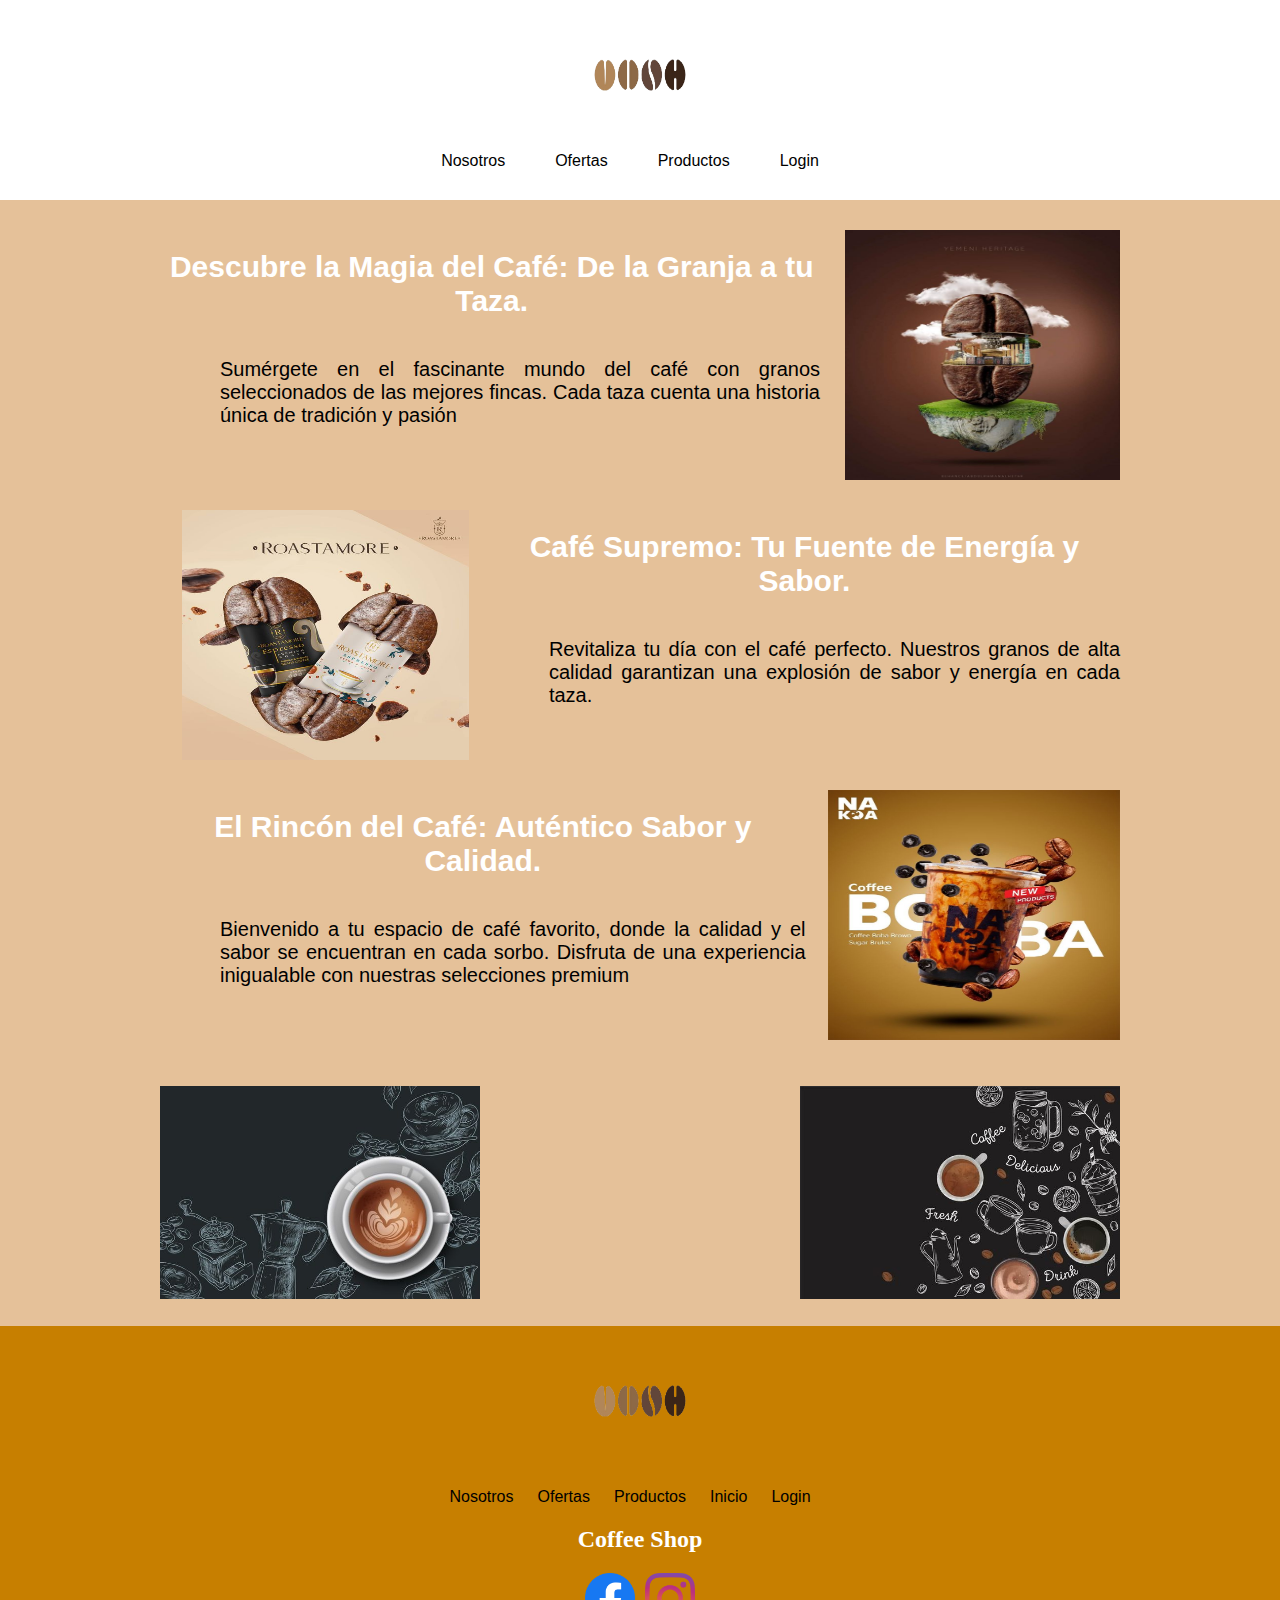
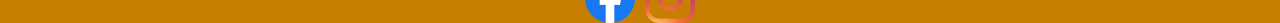
<file: index.html>
<!DOCTYPE html>
<html lang="en">
<head>
    <meta charset="UTF-8">
    <meta name="viewport" content="width=device-width, initial-scale=1.0">
    <link rel="stylesheet" href="style.css">
    <link rel="shortcut icon" href="coffee-logo-template-vector-icon-removebg-preview.png" type="image/x-icon">
    <title>Coffe</title>
</head>
<body>

    <nav class="nv">
        <div class="logo_brand">
            <img src="coffee-logo-template-vector-icon-removebg-preview.png" alt="logo" class="logo">
        </div>
        <div class="links">
            <a  href="nosotros.html" class="nav-enlace ">Nosotros</a>
            <a href="ofertas.html" class="nav-enlace ">Ofertas</a>
            <a href="nosotros.css" class="nav-enlace ">Productos</a>
            <a href="login.html" class="nav-enlace ">Login</a>
        </div>
    </nav>


    <main class="content">

        <section class="sec">
            <div class="enc">
                <h1 class="title">Descubre la Magia del Café: De la Granja a tu Taza.</h1>
                <p class="txt">Sumérgete en el fascinante mundo del café con granos seleccionados de las mejores fincas. Cada taza cuenta una historia única de tradición y pasión</p>    
            </div>
            
            <img src="cf1.jpg" class="img-in" alt="">

        </section>
        
        
        <section class="sec">

            <img src="descarga (1).jpeg" class="img-in scd" alt="">


            <div class="enc">
                <h1 class="title">Café Supremo: Tu Fuente de Energía y Sabor.</h1>
                <p class="txt">Revitaliza tu día con el café perfecto. Nuestros granos de alta calidad garantizan una explosión de sabor y energía en cada taza.</p>    
            </div>
            
            
        </section>

        <section class="sec">

            <div class="enc">
                <h1 class="title">El Rincón del Café: Auténtico Sabor y Calidad.</h1>
                <p class="txt">Bienvenido a tu espacio de café favorito, donde la calidad y el sabor se encuentran en cada sorbo. Disfruta de una experiencia inigualable con nuestras selecciones premium</p>    
            </div>
            
            

            <img src="descarga (2).jpeg" class="img-in" alt="">
        </section>

        <div class="slider-s">
            <div class="slider">
                <ul>
                    <li>
                      <img src="cf2.jpg" alt="">
                  </li>
                    <li>
                        <img src="cf3.jpg" alt="">
                    </li>
                    <li>
                        <img src="cf4.jpg" alt="">
                    </li>
                 
                </ul>
            </div>
        </div>

    </main>

    <footer>            
        <div class="info">
            <div class="log-f">
                <img src="coffee-logo-template-vector-icon-removebg-preview.png" alt="logo" class="logo">
            </div> 
            <div class="nav nv-f">
                <a href="nosotros.html" class="nav-enlace f ">Nosotros</a>
                <a href="ofertas.html" class="nav-enlace  f">Ofertas</a>
                <a href="productos.html" class="nav-enlace f">Productos</a>
                <a href="index.html" class="nav-enlace f">Inicio</a>
                <a href="login.html" class="nav-enlace f">Login</a>
            </div>
            <h2>Coffee Shop</h2>

            <div class="social_media">
                <img class="social"  src="facebook-logo-3-1.png">
                <img class="social"  src="25-256843_instagram-logo-[new]-vector-eps-free-download-logo-instagram-logo-vector.png">
            </div>
        </div>
    </footer>



</body>
</html>
</file>
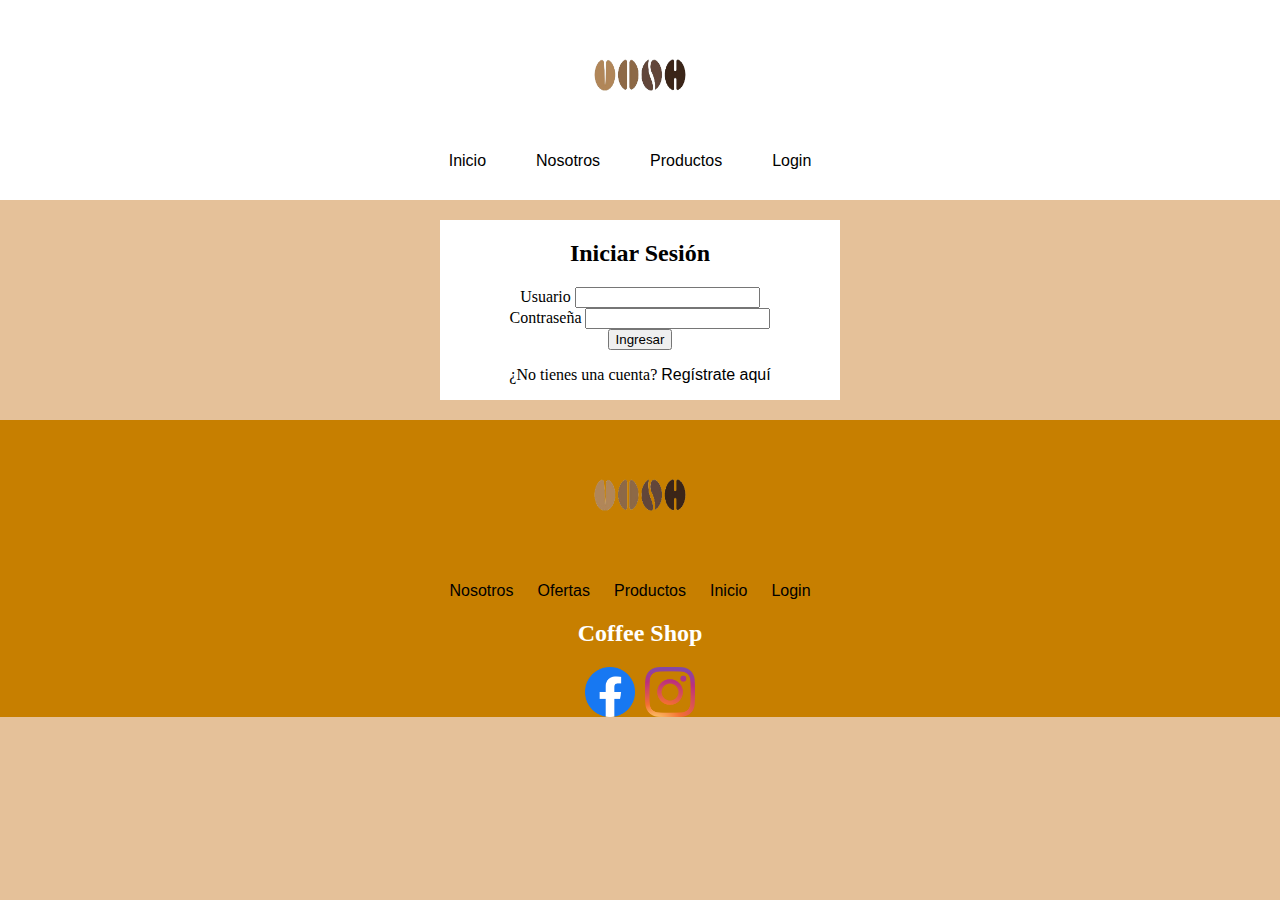
<file: login.html>
<!DOCTYPE html>
<html lang="en">
<head>
    <meta charset="UTF-8">
    <meta name="viewport" content="width=device-width, initial-scale=1.0">
    <link rel="stylesheet" href="login.css">
    <link rel="shortcut icon" href="coffee-logo-template-vector-icon-removebg-preview.png" type="image/x-icon">
    <title>Coffe | Login</title>
</head>
<body>

    <nav class="nv">
        <div class="logo_brand">
            <img src="coffee-logo-template-vector-icon-removebg-preview.png" alt="logo" class="logo">
        </div>
        <div class="links">
            <a  href="index.html" class="nav-enlace ">Inicio</a>
            <a href="nosotros.html" class="nav-enlace ">Nosotros</a>
            <a href="productos.html" class="nav-enlace ">Productos</a>
            <a href="login.html" class="nav-enlace ">Login</a>
        </div>
    </nav>


    <main class="content">
        <div class="login-container">
            <h2>Iniciar Sesión</h2>
            <form action="/login" method="POST">
                <div class="form-group">
                    <label for="username">Usuario</label>
                    <input type="text" id="username" name="username" required>
                </div>
                <div class="form-group">
                    <label for="password">Contraseña</label>
                    <input type="password" id="password" name="password" required>
                </div>
                <button type="submit">Ingresar</button>
            </form>
            <p>¿No tienes una cuenta? <a href="/register">Regístrate aquí</a></p>
        </div>
    </main>

    <footer>            
        <div class="info">
            <div class="log-f">
                <img src="coffee-logo-template-vector-icon-removebg-preview.png" alt="logo" class="logo">
            </div> 
            <div class="nav nv-f">
                <a href="nosotros.html" class="nav-enlace f ">Nosotros</a>
                <a href="ofertas.html" class="nav-enlace  f">Ofertas</a>
                <a href="productos.html" class="nav-enlace f">Productos</a>
                <a href="index.html" class="nav-enlace f">Inicio</a>
                <a href="login.html" class="nav-enlace f">Login</a>
            </div>
            <h2>Coffee Shop</h2>

            <div class="social_media">
                <img class="social"  src="facebook-logo-3-1.png">
                <img class="social"  src="25-256843_instagram-logo-[new]-vector-eps-free-download-logo-instagram-logo-vector.png">
            </div>
        </div>
    </footer>



</body>
</html>
</file>
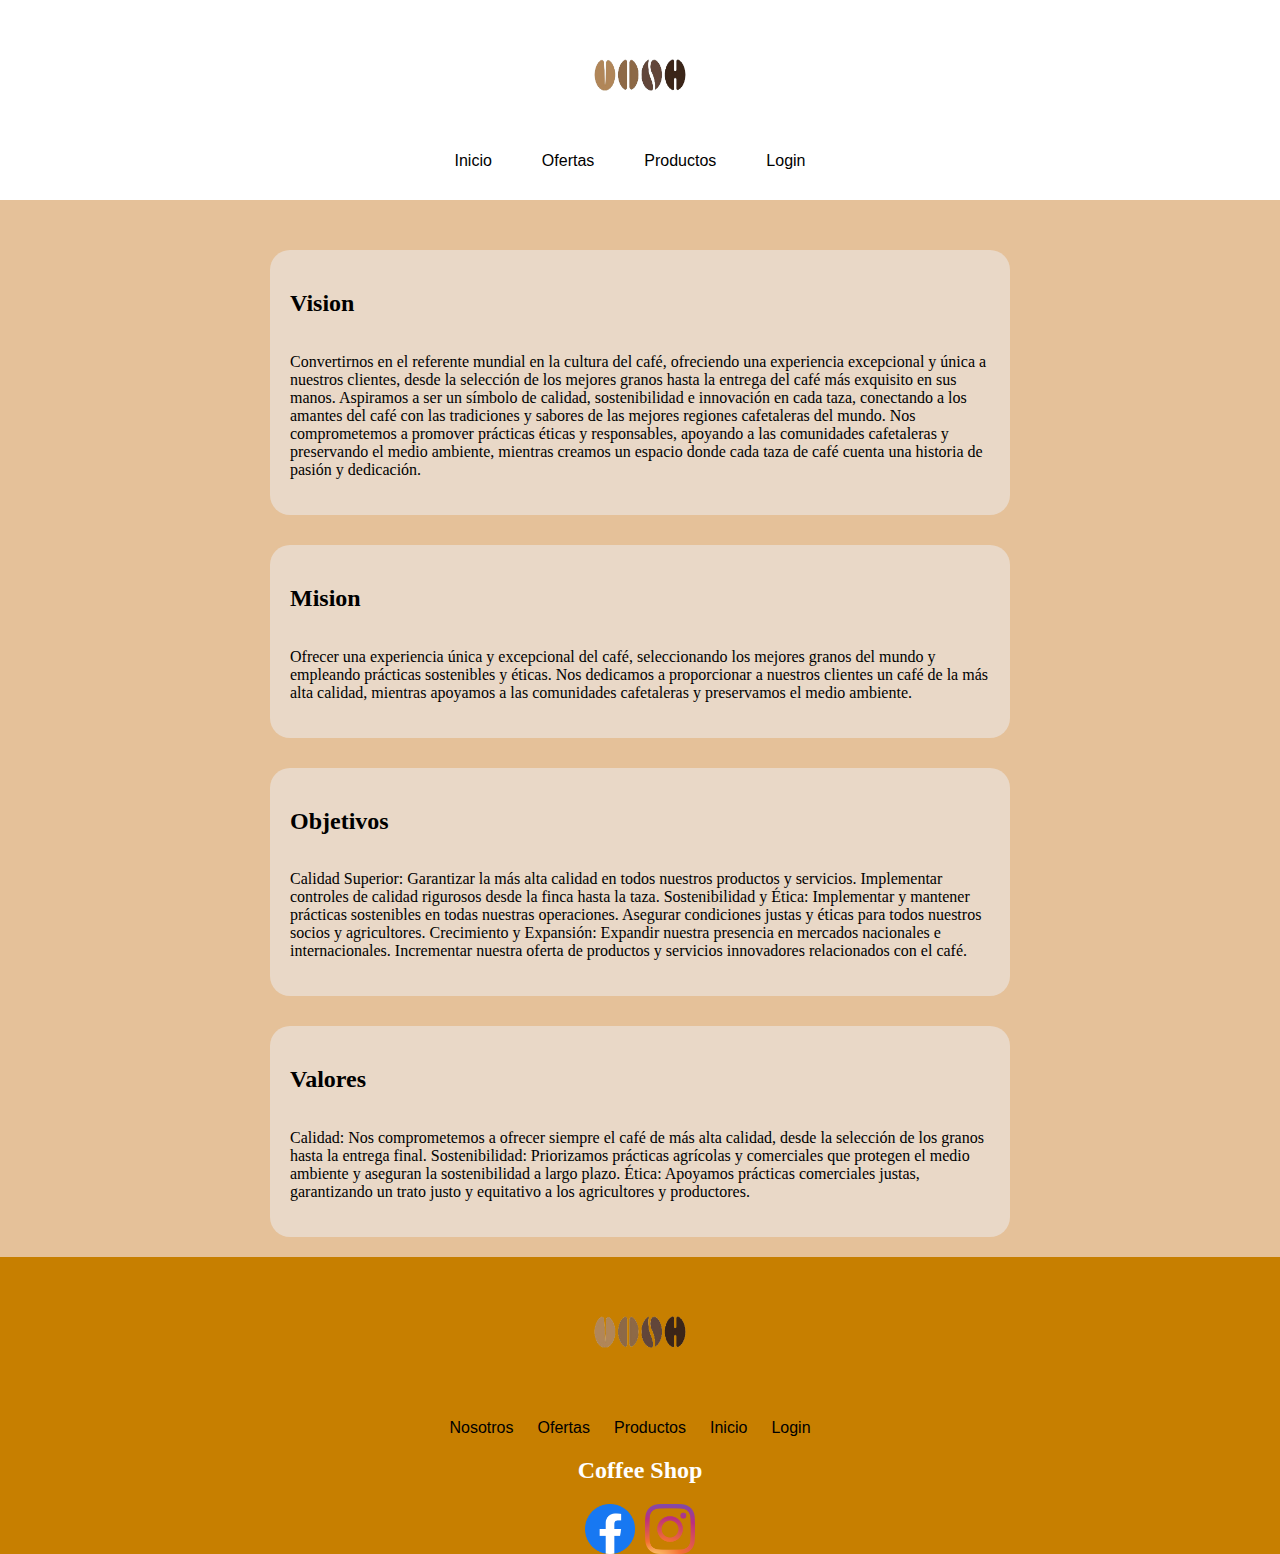
<file: nosotros.html>
<!DOCTYPE html>
<html lang="en">
<head>
    <meta charset="UTF-8">
    <meta name="viewport" content="width=device-width, initial-scale=1.0">
    <link rel="stylesheet" href="nosotros.css">
    <link rel="shortcut icon" href="coffee-logo-template-vector-icon-removebg-preview.png" type="image/x-icon">
    <title>Coffe | Nosotros</title>
</head>
<body>

    <nav class="nv">
        <div class="logo_brand">
            <img src="coffee-logo-template-vector-icon-removebg-preview.png" alt="logo" class="logo">
        </div>
        <div class="links">
            <a  href="nosotros.html" class="nav-enlace ">Inicio</a>
            <a href="ofertas.html" class="nav-enlace ">Ofertas</a>
            <a href="nosotros.css" class="nav-enlace ">Productos</a>
            <a href="login.html" class="nav-enlace ">Login</a>
        </div>
    </nav>


    <main class="content">

        <section class="section1">
            <div class="banda">
                <h2>Vision</h2>
            </div>
                <p>Convertirnos en el referente mundial en la cultura del café, ofreciendo una experiencia excepcional y única a nuestros clientes, desde la selección de los mejores granos hasta la entrega del café más exquisito en sus manos. Aspiramos a ser un símbolo de calidad, sostenibilidad e innovación en cada taza, conectando a los amantes del café con las tradiciones y sabores de las mejores regiones cafetaleras del mundo. Nos comprometemos a promover prácticas éticas y responsables, apoyando a las comunidades cafetaleras y preservando el medio ambiente, mientras creamos un espacio donde cada taza de café cuenta una historia de pasión y dedicación.</p>


        </section>

        <section class="section1">
            <div class="banda">
                <h2>Mision</h2>
            </div>

                <p>Ofrecer una experiencia única y excepcional del café, seleccionando los mejores granos del mundo y empleando prácticas sostenibles y éticas. Nos dedicamos a proporcionar a nuestros clientes un café de la más alta calidad, mientras apoyamos a las comunidades cafetaleras y preservamos el medio ambiente.</p>

        </section>

        <section class="section1">
            <div class="banda">
                <h2>Objetivos</h2>
            </div>

                <p>Calidad Superior:

                    Garantizar la más alta calidad en todos nuestros productos y servicios.
                    Implementar controles de calidad rigurosos desde la finca hasta la taza.
                    Sostenibilidad y Ética:
                    
                    Implementar y mantener prácticas sostenibles en todas nuestras operaciones.
                    Asegurar condiciones justas y éticas para todos nuestros socios y agricultores.
                    Crecimiento y Expansión:
                    
                    Expandir nuestra presencia en mercados nacionales e internacionales.
                    Incrementar nuestra oferta de productos y servicios innovadores relacionados con el café.</p>

        </section>

        <section class="section1">
            <div class="banda">
                <h2>Valores</h2>
            </div>

                <p>Calidad: Nos comprometemos a ofrecer siempre el café de más alta calidad, desde la selección de los granos hasta la entrega final.
                    Sostenibilidad: Priorizamos prácticas agrícolas y comerciales que protegen el medio ambiente y aseguran la sostenibilidad a largo plazo.
                    Ética: Apoyamos prácticas comerciales justas, garantizando un trato justo y equitativo a los agricultores y productores.</p>

        </section>

        


    </main>

    <footer>            
        <div class="info">
            <div class="log-f">
                <img src="coffee-logo-template-vector-icon-removebg-preview.png" alt="logo" class="logo">
            </div> 
            <div class="nav nv-f">
                <a href="nosotros.html" class="nav-enlace f ">Nosotros</a>
                <a href="ofertas.html" class="nav-enlace  f">Ofertas</a>
                <a href="productos.html" class="nav-enlace f">Productos</a>
                <a href="index.html" class="nav-enlace f">Inicio</a>
                <a href="login.html" class="nav-enlace f">Login</a>
            </div>
            <h2>Coffee Shop</h2>

            <div class="social_media">
                <img class="social"  src="facebook-logo-3-1.png">
                <img class="social"  src="25-256843_instagram-logo-[new]-vector-eps-free-download-logo-instagram-logo-vector.png">
            </div>
        </div>
    </footer>



</body>
</html>
</file>
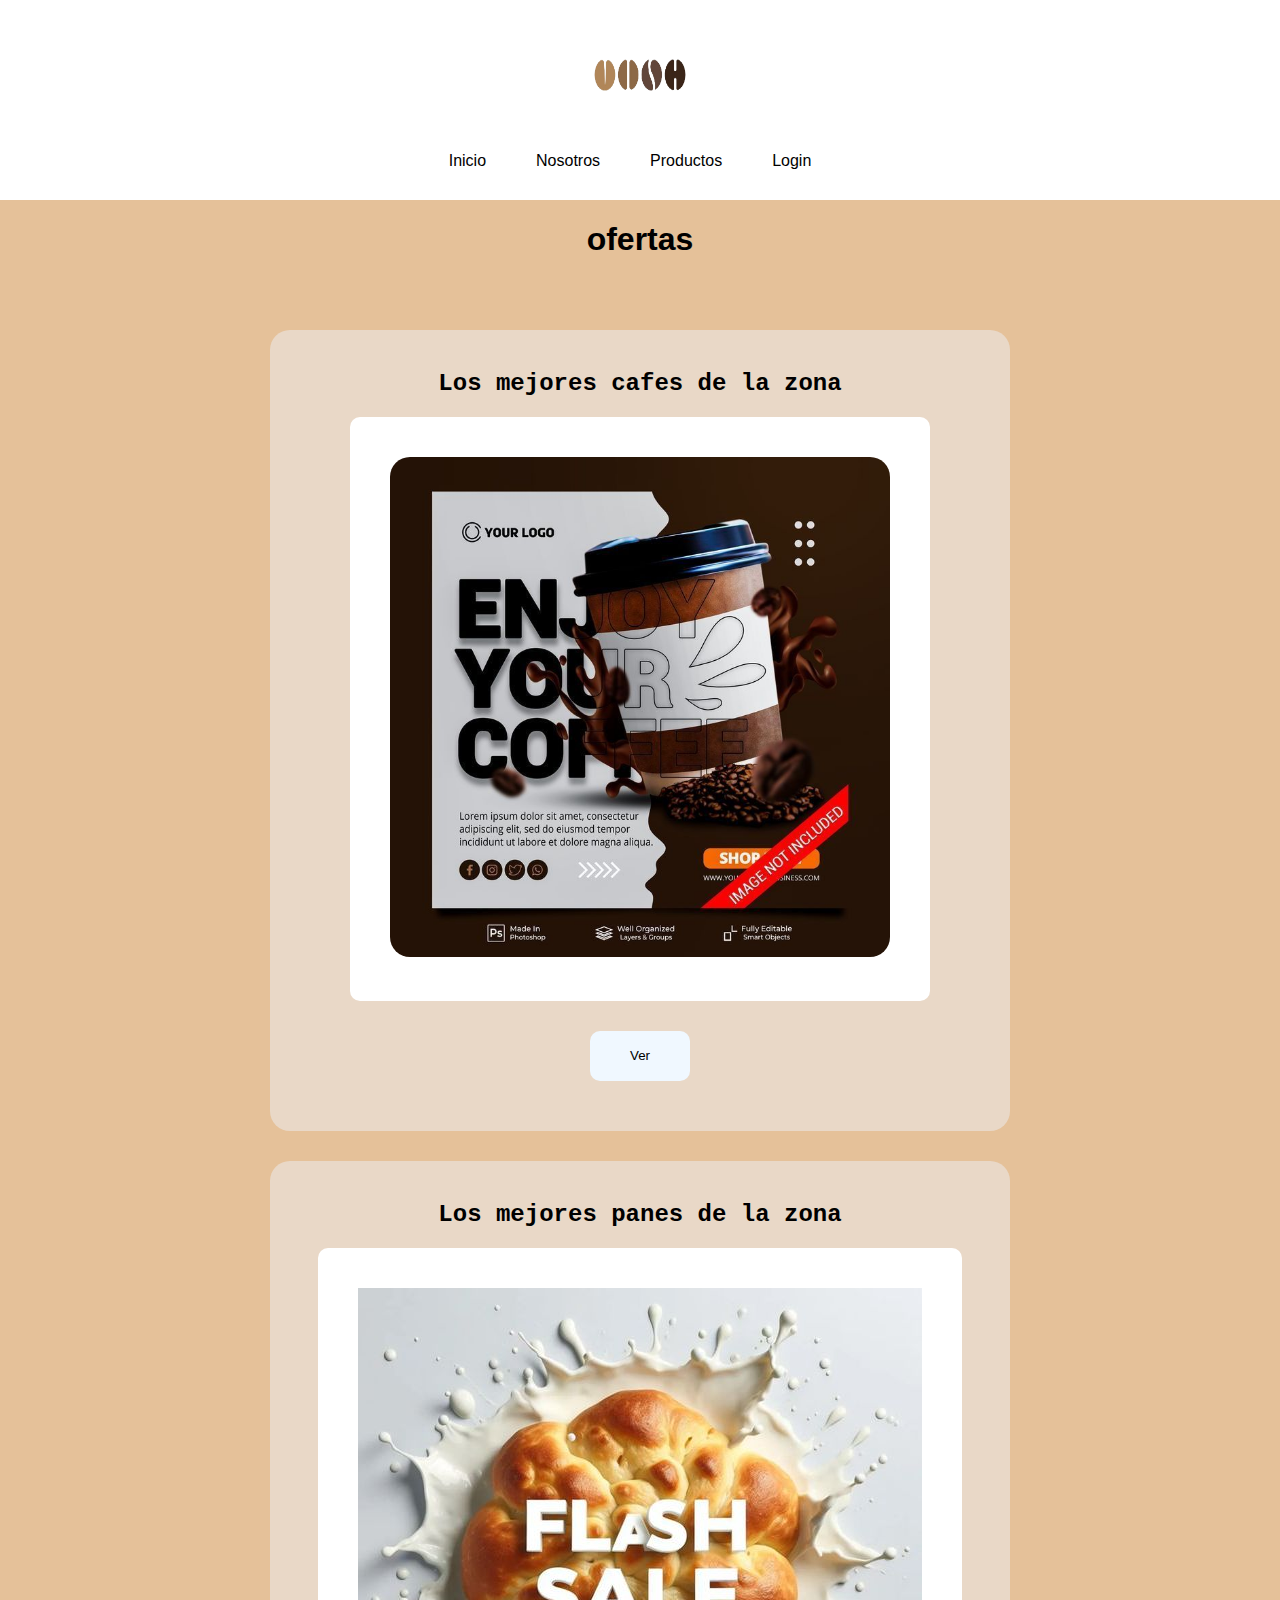
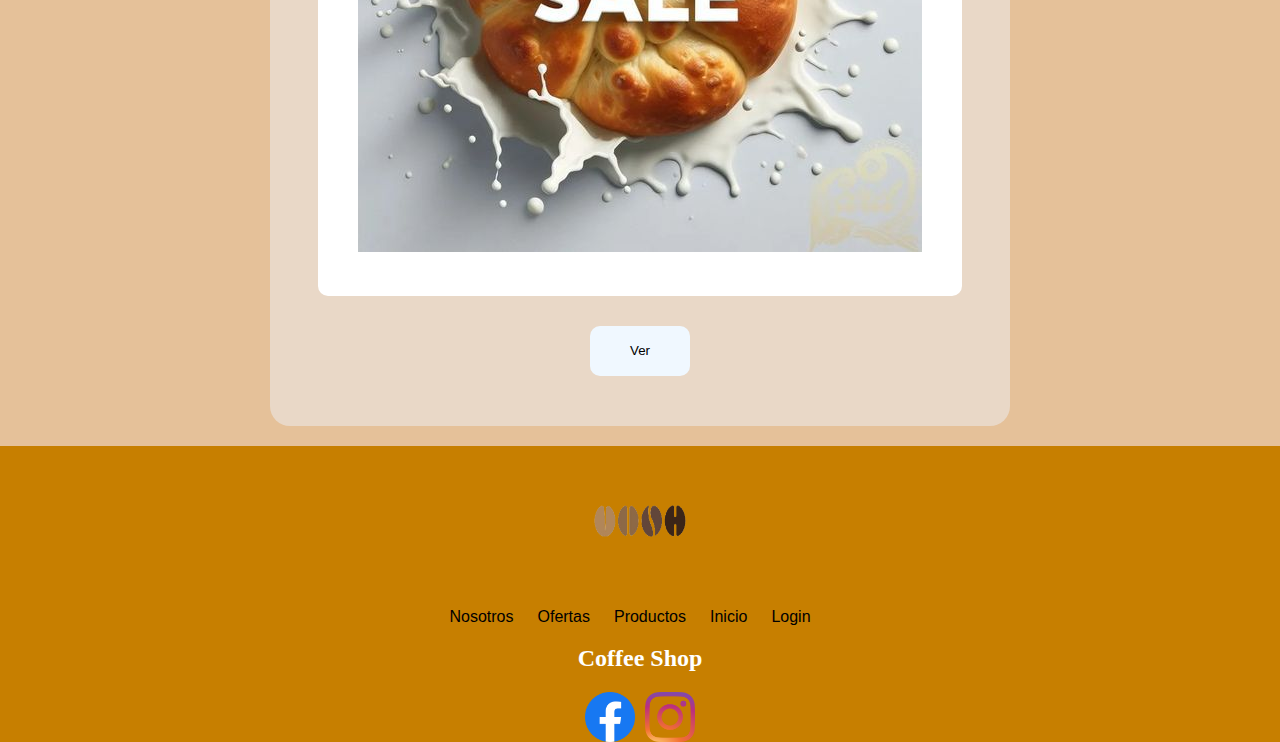
<file: ofertas.html>
<!DOCTYPE html>
<html lang="en">
<head>
    <meta charset="UTF-8">
    <meta name="viewport" content="width=device-width, initial-scale=1.0">
    <link rel="stylesheet" href="ofertas.css">
    <link rel="shortcut icon" href="coffee-logo-template-vector-icon-removebg-preview.png" type="image/x-icon">
    <title>Coffe | Ofertas</title>
</head>
<body>

    <nav class="nv">
        <div class="logo_brand">
            <img src="coffee-logo-template-vector-icon-removebg-preview.png" alt="logo" class="logo">
        </div>
        <div class="links">
            <a  href="index.html" class="nav-enlace ">Inicio</a>
            <a href="nosotros.html" class="nav-enlace ">Nosotros</a>
            <a href="productos.html" class="nav-enlace ">Productos</a>
            <a href="login.html" class="nav-enlace ">Login</a>
        </div>
    </nav>

    <h1 class="tt">ofertas</h1>

    <main class="content">

        <section class="section1">
            <div class="banda">
                <h2>Los mejores cafes de la zona</h2>
            </div>
            <div class="img-c">
                <img src="cfO.jpg" class="img-1" alt="">
            </div>
            <button class="btn">Ver</button>
        </section>

        <section class="section1">
            <div class="banda">
                <h2>Los mejores panes de la zona</h2>
            </div>
            <div class="img-c">
            <img src="pan.jpg" class="img-O" alt="">
            </div>
            <button class="btn">Ver</button>
        </section>




    </main>

    <footer>            
        <div class="info">
            <div class="log-f">
                <img src="coffee-logo-template-vector-icon-removebg-preview.png" alt="logo" class="logo">
            </div> 
            <div class="nav nv-f">
                <a href="nosotros.html" class="nav-enlace f ">Nosotros</a>
                <a href="ofertas.html" class="nav-enlace  f">Ofertas</a>
                <a href="productos.html" class="nav-enlace f">Productos</a>
                <a href="index.html" class="nav-enlace f">Inicio</a>
                <a href="login.html" class="nav-enlace f">Login</a>
            </div>
            <h2>Coffee Shop</h2>

            <div class="social_media">
                <img class="social"  src="facebook-logo-3-1.png">
                <img class="social"  src="25-256843_instagram-logo-[new]-vector-eps-free-download-logo-instagram-logo-vector.png">
            </div>
        </div>
    </footer>



</body>
</html>
</file>
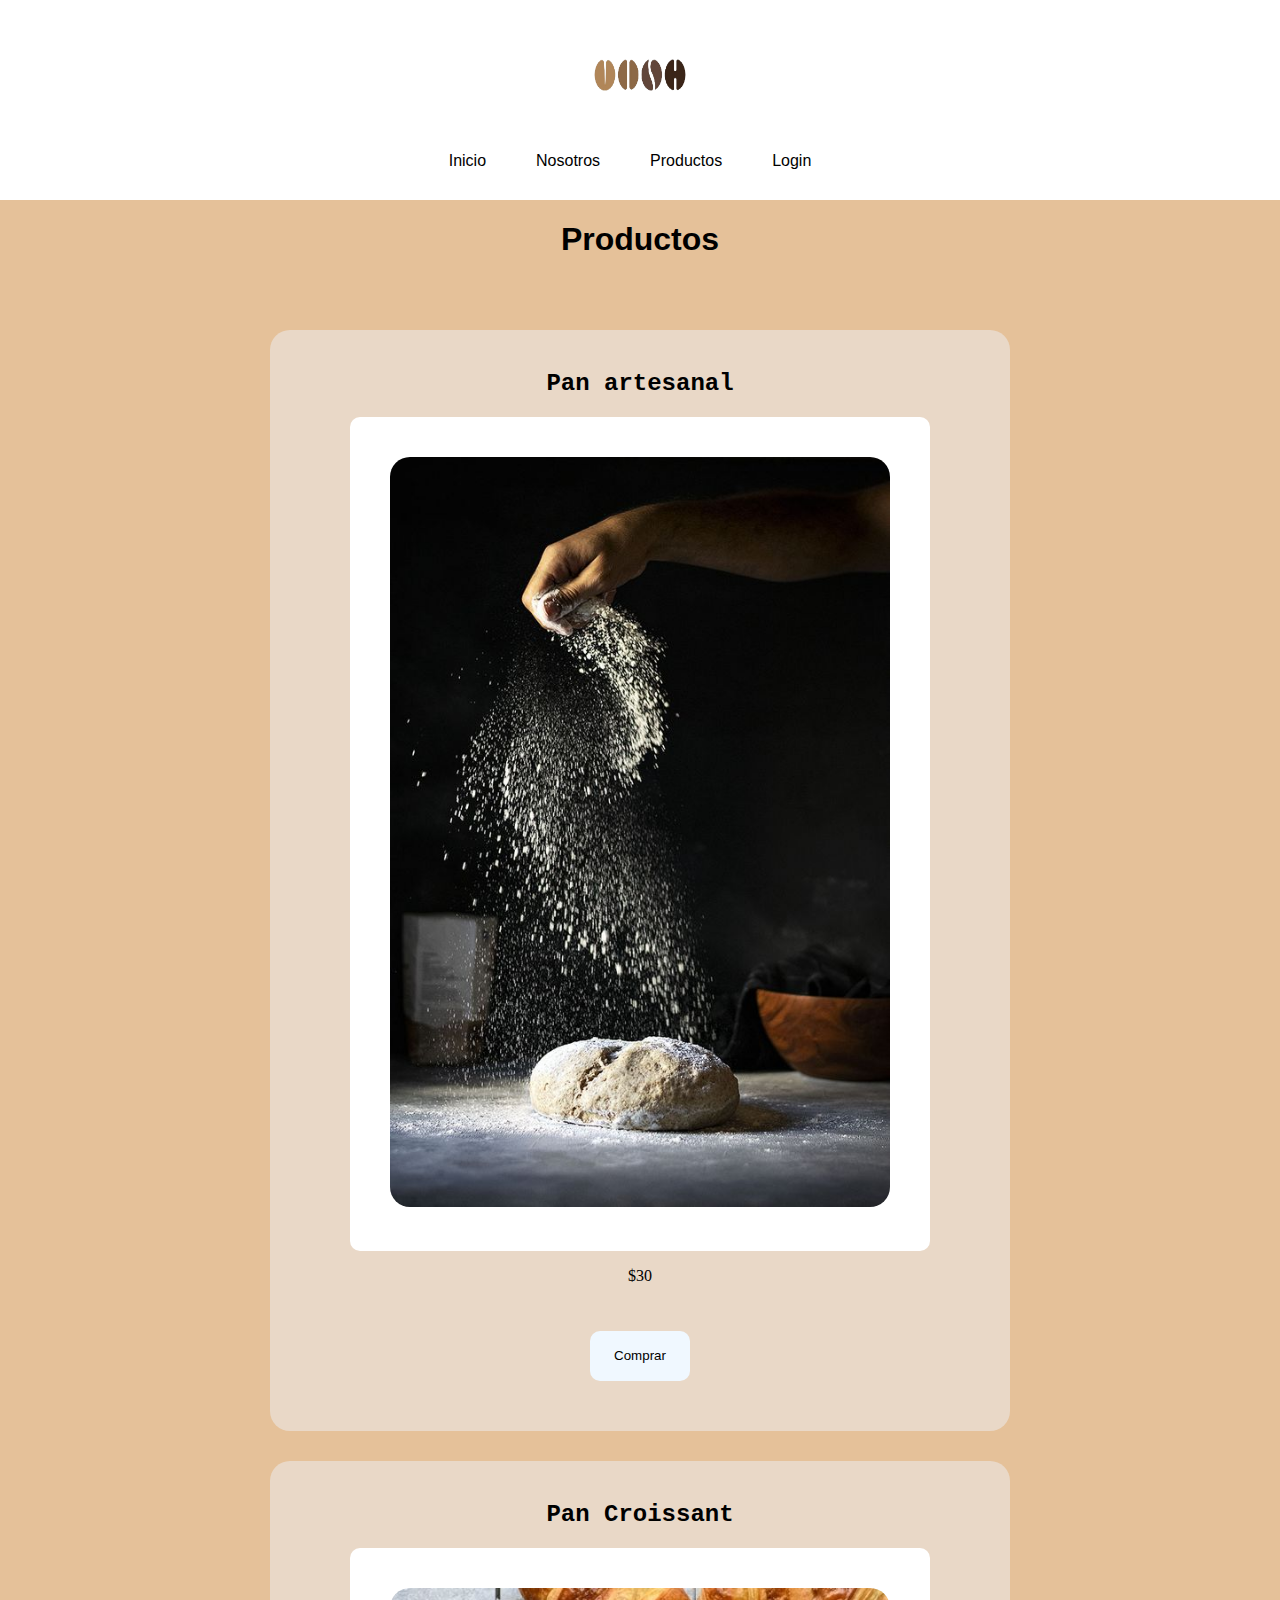
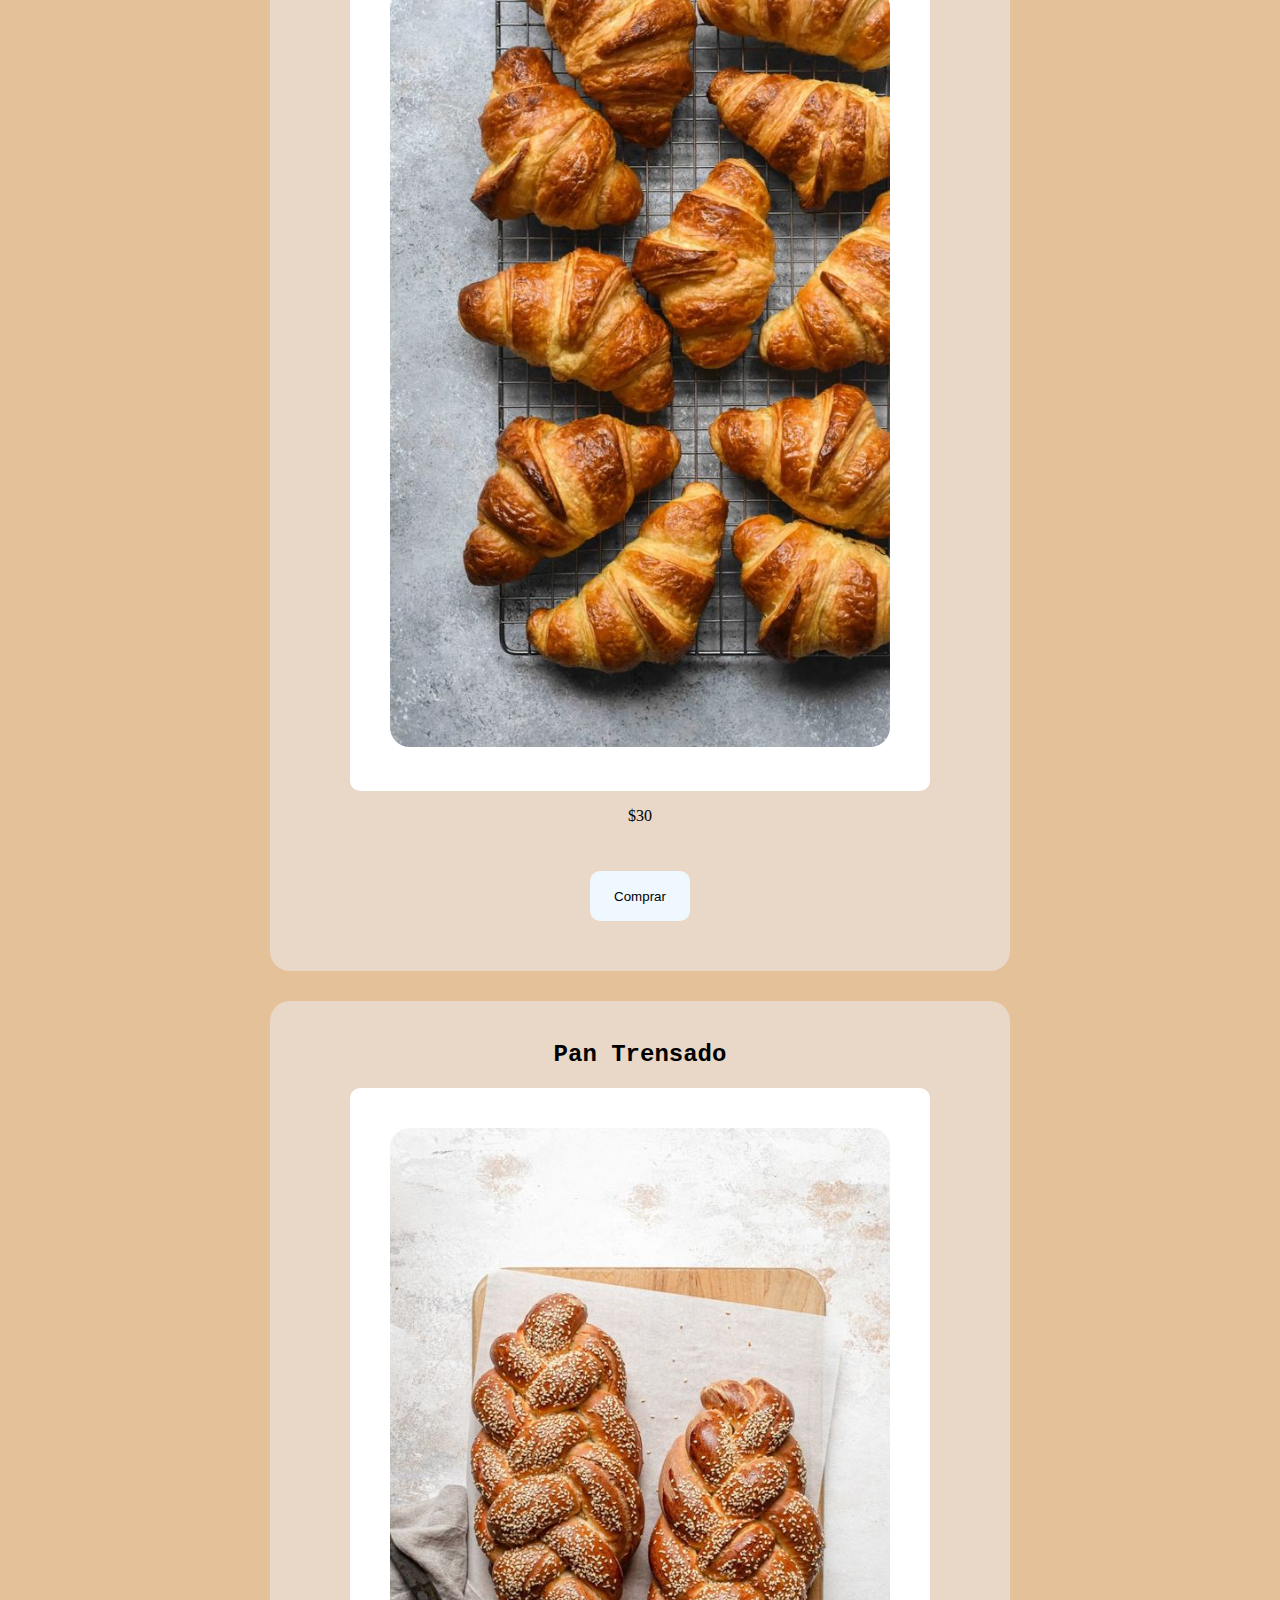
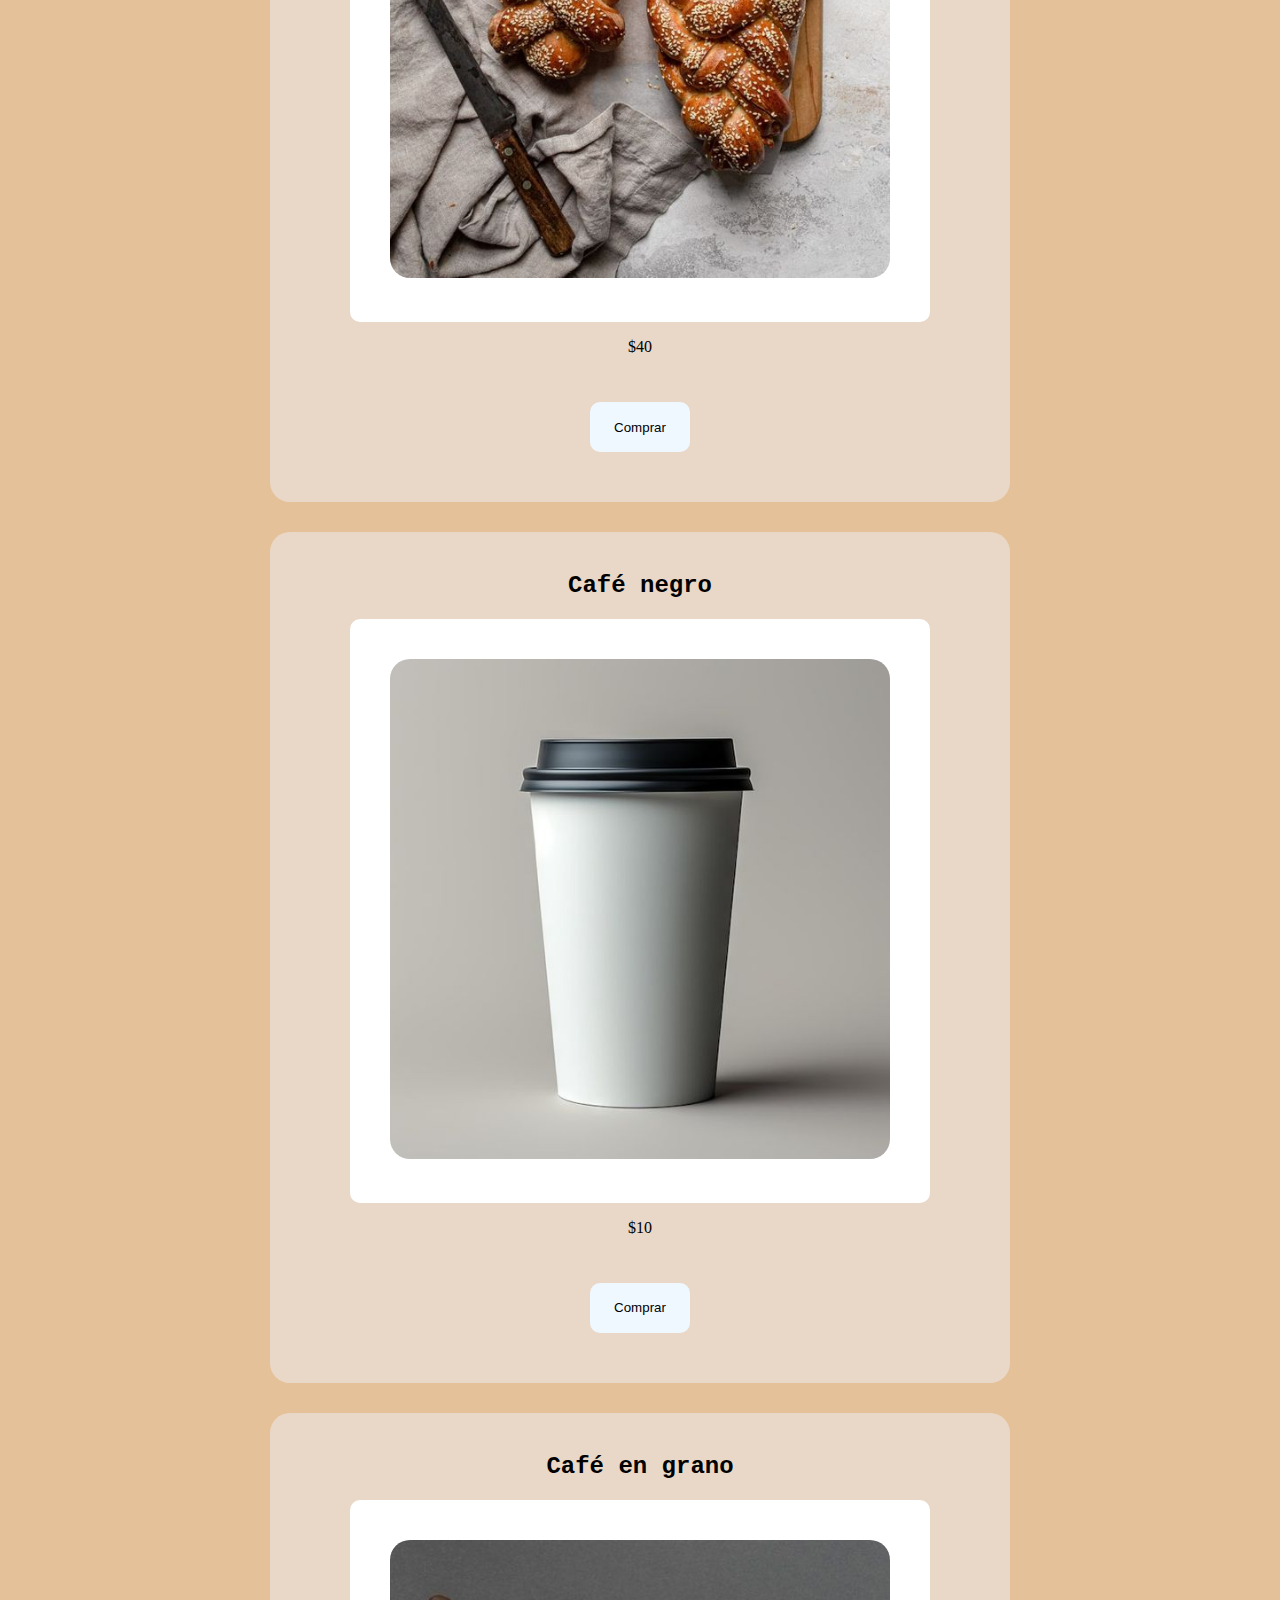
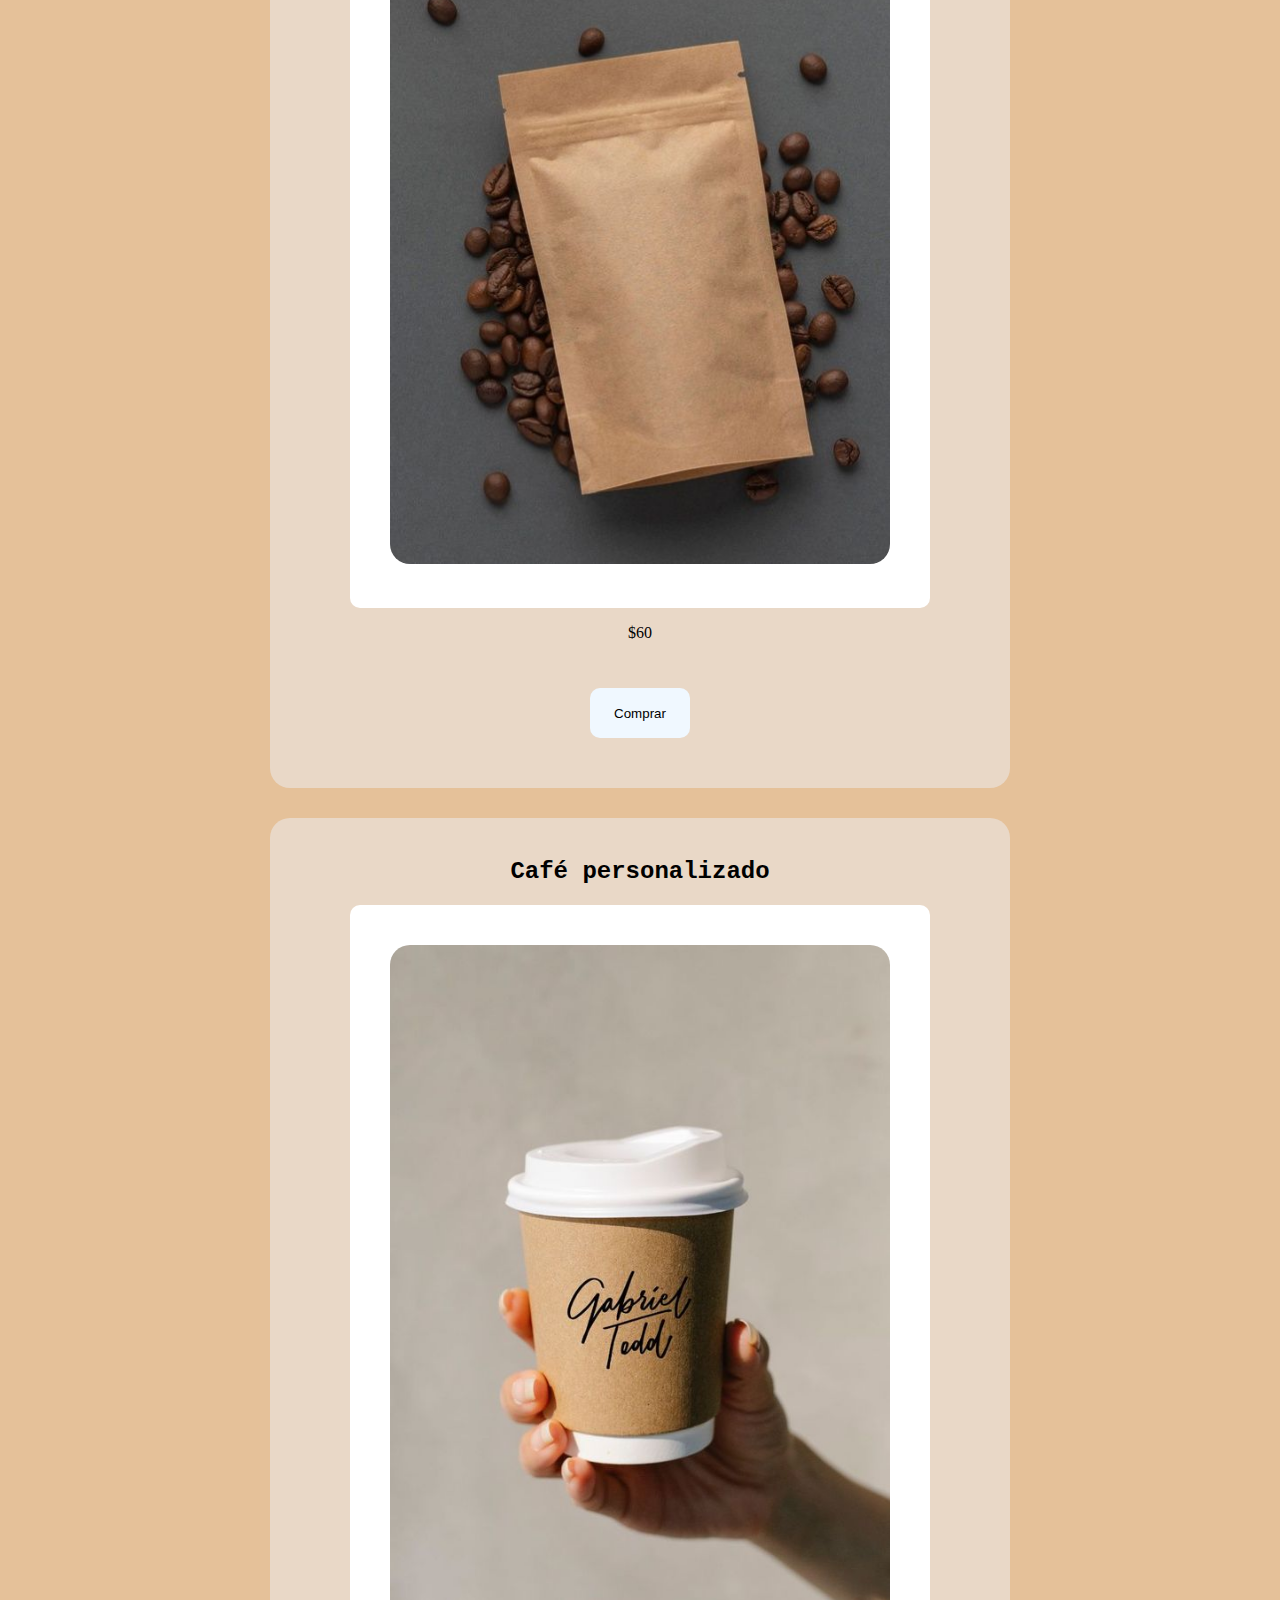
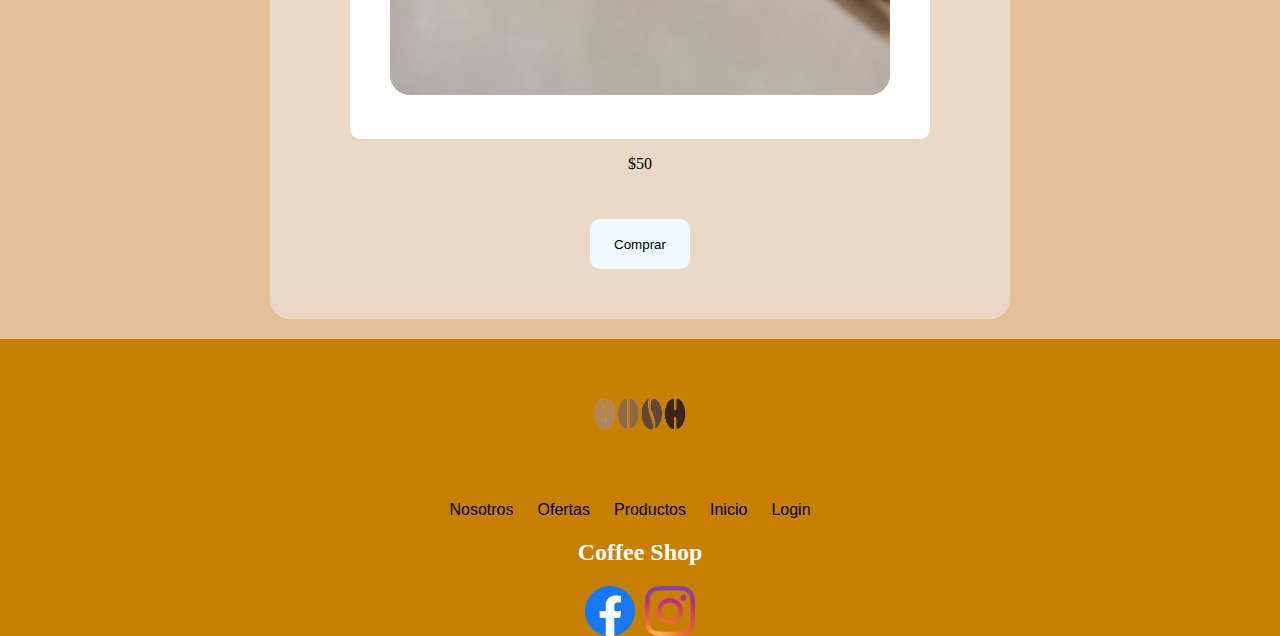
<file: productos.html>
<!DOCTYPE html>
<html lang="en">
<head>
    <meta charset="UTF-8">
    <meta name="viewport" content="width=device-width, initial-scale=1.0">
    <link rel="stylesheet" href="productos.css">
    <link rel="shortcut icon" href="coffee-logo-template-vector-icon-removebg-preview.png" type="image/x-icon">
    <title>Coffe | Productos</title>
</head>
<body>

    <nav class="nv">
        <div class="logo_brand">
            <img src="coffee-logo-template-vector-icon-removebg-preview.png" alt="logo" class="logo">
        </div>
        <div class="links">
            <a  href="index.html" class="nav-enlace ">Inicio</a>
            <a href="nosotros.html" class="nav-enlace ">Nosotros</a>
            <a href="productos.html" class="nav-enlace ">Productos</a>
            <a href="login.html" class="nav-enlace ">Login</a>
        </div>
    </nav>

    <h1 class="tt">Productos</h1>

    <main class="content">

        <section class="section1">
            <div class="banda">
                <h2>Pan artesanal</h2>
            </div>
            <div class="img-c">
                <img src="p.jpg" class="img-1" alt="">
            </div>
            <p>$30</p>
            <button class="btn">Comprar</button>
        </section>        
        
        <section class="section1">
            <div class="banda">
                <h2>Pan Croissant</h2>
            </div>
            <div class="img-c">
                <img src="p2.jpg" class="img-1" alt="">
            </div>
            <p>$30</p>
            <button class="btn">Comprar</button>
        </section>

        <section class="section1">
            <div class="banda">
                <h2>Pan Trensado</h2>
            </div>
            <div class="img-c">
                <img src="p3.jpg" class="img-1" alt="">
            </div>
            <p>$40</p>
            <button class="btn">Comprar</button>
            </section>

        <section class="section1">
            <div class="banda">
                <h2>Café negro</h2>
            </div>
            <div class="img-c">
                <img src="cfc.jpg" class="img-1" alt="">
            </div>
            <p>$10</p>
            <button class="btn">Comprar</button>
            </section>

        <section class="section1">
            <div class="banda">
                <h2>Café en grano</h2>
            </div>
            <div class="img-c">
                <img src="cfc1.jpg" class="img-1" alt="">
            </div>
            <p>$60</p>
            <button class="btn">Comprar</button>
            </section>

        <section class="section1">
            <div class="banda">
                <h2>Café personalizado</h2>
            </div>
            <div class="img-c">
                <img src="cfc3.jpg" class="img-1" alt="">
            </div>
            <p>$50</p>
            <button class="btn">Comprar</button>
            </section>
    </main>

    <footer>            
        <div class="info">
            <div class="log-f">
                <img src="coffee-logo-template-vector-icon-removebg-preview.png" alt="logo" class="logo">
            </div> 
            <div class="nav nv-f">
                <a href="nosotros.html" class="nav-enlace f ">Nosotros</a>
                <a href="ofertas.html" class="nav-enlace  f">Ofertas</a>
                <a href="productos.html" class="nav-enlace f">Productos</a>
                <a href="index.html" class="nav-enlace f">Inicio</a>
                <a href="login.html" class="nav-enlace f">Login</a>
            </div>
            <h2>Coffee Shop</h2>

            <div class="social_media">
                <img class="social"  src="facebook-logo-3-1.png">
                <img class="social"  src="25-256843_instagram-logo-[new]-vector-eps-free-download-logo-instagram-logo-vector.png">
            </div>
        </div>
    </footer>



</body>
</html>
</file>
<file: style.css>
body{
    margin: 0;
    padding: 0;
    background: #E5C199;
}



.logo {
    width: 150px;
    height: 150px;
    margin-bottom: 8px;
    cursor: pointer;
   
}

.social .logo:hover{
    opacity: 50%;
}
.txt{
    padding-left: 60px; 
    max-width: 600px;
}


.nv {
    background-color: white;
    box-sizing: border-box;
    display: flex;
    flex-direction: column;
    /* justify-content: flex-end; */
    align-items: center;
    width: 100%;
    height: 200px;
    

}

.links {
    display: flex;
    flex-direction: row;
    margin-top: -10px;
    gap: 30px;
}


a {
    text-decoration: dashed;
    color: black;
    font-family: 'Trebuchet MS', 'Lucida Sans Unicode', 'Lucida Grande', 'Lucida Sans', Arial, sans-serif;
}

a:hover{
    color: rgba(255, 0, 0, 0.66);
}
.nav-enlace{
    margin-right: 20px;
    color: black;

}


.content{
    display: flex;
    flex-direction: column;
    justify-content: center; 
    align-items: center;
}

.sec{
    height: auto;
    display: flex;
    flex-direction: row;
    width: 75%;
    margin-top: 30px;
}

.title{
    font-family: Arial, Helvetica, sans-serif;
    font-size: 30px;
    color: white;
}

.txt{
    font-family: Arial, Helvetica, sans-serif;
    font-size: 20px;
    text-align: justify;

}

.enc{
    display: flex;
    flex-direction: column;
    text-align: center;
}

.img-in{
    width: 300px;
    height: 250px;
    margin-left: 22px;
    
}

.scd{
    margin-right: 20px;
}


.slider {
	width: 75%;
	margin: auto;
	overflow: hidden;
    margin-top: 30px;
}

.slider ul {
	display: flex;
	padding: 0;
	width: 200%;
	animation: cambio 20s infinite alternate linear;
}

.slider li {
	width: 100%;
	list-style: none;
}

.slider img {
	width: 50%;
}

@keyframes cambio {
	0% {margin-left: 0;}
	20% {margin-left: 0;}
	
	25% {margin-left: -100%;}
	45% {margin-left: -100%;}
	
	50% {margin-left: -200%;}
	70% {margin-left: -200%;}
	
	75% {margin-left: -300%;}
	100% {margin-left: -300%;}
}




footer{
    display: flex;
    flex-direction: row;
    justify-content: center;
    align-items: center;
    background: #C77F00;
    height: auto;
    color: white;

}


.info{
    display: flex;
    align-items: center;
    flex-direction: column;
}

.nav-enlace .f{
    color: white;

}
.social_media{
    display: flex;
    flex-direction: row;
    gap: 10px;
    box-sizing: border-box;
}

.social_media img{
    width: auto;
    height: 50px;
}
.social:hover{
    opacity: 50%;
}
</file>
<file: login.css>
body{
    margin: 0;
    padding: 0;
    background: #E5C199;
    text-align: center;
}



.logo {
    width: 150px;
    height: 150px;
    margin-bottom: 8px;
    cursor: pointer;
}


.tt{
font-family: Arial, Helvetica, sans-serif;
}

.social .logo:hover{
    opacity: 50%;
}
.txt{
    padding-left: 60px; 
    max-width: 600px;
}


.nv {
    background-color: white;
    box-sizing: border-box;
    display: flex;
    flex-direction: column;
    /* justify-content: flex-end; */
    align-items: center;
    width: 100%;
    height: 200px;
    

}

.links {
    display: flex;
    flex-direction: row;
    margin-top: -10px;
    gap: 30px;
}


a {
    text-decoration: dashed;
    color: black;
    font-family: 'Trebuchet MS', 'Lucida Sans Unicode', 'Lucida Grande', 'Lucida Sans', Arial, sans-serif;
}

a:hover{
    color: rgba(255, 0, 0, 0.66);
}
.nav-enlace{
    margin-right: 20px;
    color: black;

}


.content{
    display: flex;
    flex-direction: column;
    justify-content: center; 
    align-items: center;
    text-align: center;
    padding: 20px;
}


.login-container{
    align-items: center;
    display: flex;
    flex-direction: column;
    background-color: white;
    width: 400px;
    height: auto;
}


footer{
    display: flex;
    flex-direction: row;
    justify-content: center;
    align-items: center;
    background: #C77F00;
    height: auto;
    color: white;

}


.info{
    display: flex;
    align-items: center;
    flex-direction: column;
}

.nav-enlace .f{
    color: white;

}
.social_media{
    display: flex;
    flex-direction: row;
    gap: 10px;
    box-sizing: border-box;
}

.social_media img{
    width: auto;
    height: 50px;
}
.social:hover{
    opacity: 50%;
}
</file>
<file: nosotros.css>
body{
    margin: 0;
    padding: 0;
    background: #E5C199;
}



.logo {
    width: 150px;
    height: 150px;
    margin-bottom: 8px;
    cursor: pointer;
   
}

.social .logo:hover{
    opacity: 50%;
}
.txt{
    padding-left: 60px; 
    max-width: 600px;
}


.nv {
    background-color: white;
    box-sizing: border-box;
    display: flex;
    flex-direction: column;
    /* justify-content: flex-end; */
    align-items: center;
    width: 100%;
    height: 200px;
    

}

.links {
    display: flex;
    flex-direction: row;
    margin-top: -10px;
    gap: 30px;
}


a {
    text-decoration: dashed;
    color: black;
    font-family: 'Trebuchet MS', 'Lucida Sans Unicode', 'Lucida Grande', 'Lucida Sans', Arial, sans-serif;
}

a:hover{
    color: rgba(255, 0, 0, 0.66);
}
.nav-enlace{
    margin-right: 20px;
    color: black;

}


.content{
    display: flex;
    flex-direction: column;
    justify-content: center; 
    align-items: center;
    padding: 20px;
}

.section1{
    width: 700px;
    padding: 20px;
    height: auto;
    margin-top: 30px;
    display: flex;
    flex-direction: column;
    justify-content: center;
    background: #e9d8c7;
    border-radius: 20px;
}


.sec{
    height: auto;
    display: flex;
    flex-direction: row;
    width: 75%;
    margin-top: 30px;
}




footer{
    display: flex;
    flex-direction: row;
    justify-content: center;
    align-items: center;
    background: #C77F00;
    height: auto;
    color: white;

}


.info{
    display: flex;
    align-items: center;
    flex-direction: column;
}

.nav-enlace .f{
    color: white;

}
.social_media{
    display: flex;
    flex-direction: row;
    gap: 10px;
    box-sizing: border-box;
}

.social_media img{
    width: auto;
    height: 50px;
}
.social:hover{
    opacity: 50%;
}
</file>
<file: ofertas.css>
body{
    margin: 0;
    padding: 0;
    background: #E5C199;
    text-align: center;
}



.logo {
    width: 150px;
    height: 150px;
    margin-bottom: 8px;
    cursor: pointer;
}


.tt{
font-family: Arial, Helvetica, sans-serif;
}

.social .logo:hover{
    opacity: 50%;
}
.txt{
    padding-left: 60px; 
    max-width: 600px;
}


.nv {
    background-color: white;
    box-sizing: border-box;
    display: flex;
    flex-direction: column;
    /* justify-content: flex-end; */
    align-items: center;
    width: 100%;
    height: 200px;
    

}

.links {
    display: flex;
    flex-direction: row;
    margin-top: -10px;
    gap: 30px;
}


a {
    text-decoration: dashed;
    color: black;
    font-family: 'Trebuchet MS', 'Lucida Sans Unicode', 'Lucida Grande', 'Lucida Sans', Arial, sans-serif;
}

a:hover{
    color: rgba(255, 0, 0, 0.66);
}
.nav-enlace{
    margin-right: 20px;
    color: black;

}


.content{
    display: flex;
    flex-direction: column;
    justify-content: center; 
    align-items: center;
    padding: 20px;
}

.section1{
    width: 700px;
    padding: 20px;
    height: auto;
    margin-top: 30px;
    display: flex;
    flex-direction: column;
    align-items: center;
    justify-content: center;
    background: #e9d8c7;
    border-radius: 20px;
}

.banda{
    font-family: 'Courier New', Courier, monospace;
}
.img-c{
    background-color: white;
    padding: 40px;
    border-radius: 10px;
}

.img-1, .img-o{
    width: 500px;
    border-radius: 20px;
}

.img-o{
    width: 500px;
    border-radius: 20px;
}


.btn{
    margin: 30px;
    width: 100px;
    height: 50px;
    background-color: aliceblue;
    border: none;
    border-radius: 10px;
}

.sec{
    height: auto;
    display: flex;
    flex-direction: row;
    width: 75%;
    margin-top: 30px;
}




footer{
    display: flex;
    flex-direction: row;
    justify-content: center;
    align-items: center;
    background: #C77F00;
    height: auto;
    color: white;

}


.info{
    display: flex;
    align-items: center;
    flex-direction: column;
}

.nav-enlace .f{
    color: white;

}
.social_media{
    display: flex;
    flex-direction: row;
    gap: 10px;
    box-sizing: border-box;
}

.social_media img{
    width: auto;
    height: 50px;
}
.social:hover{
    opacity: 50%;
}
</file>
<file: productos.css>
body{
    margin: 0;
    padding: 0;
    background: #E5C199;
    text-align: center;
}



.logo {
    width: 150px;
    height: 150px;
    margin-bottom: 8px;
    cursor: pointer;
}


.tt{
font-family: Arial, Helvetica, sans-serif;
}

.social .logo:hover{
    opacity: 50%;
}
.txt{
    padding-left: 60px; 
    max-width: 600px;
}


.nv {
    background-color: white;
    box-sizing: border-box;
    display: flex;
    flex-direction: column;
    /* justify-content: flex-end; */
    align-items: center;
    width: 100%;
    height: 200px;
    

}

.links {
    display: flex;
    flex-direction: row;
    margin-top: -10px;
    gap: 30px;
}


a {
    text-decoration: dashed;
    color: black;
    font-family: 'Trebuchet MS', 'Lucida Sans Unicode', 'Lucida Grande', 'Lucida Sans', Arial, sans-serif;
}

a:hover{
    color: rgba(255, 0, 0, 0.66);
}
.nav-enlace{
    margin-right: 20px;
    color: black;

}


.content{
    display: flex;
    flex-direction: column;
    justify-content: center; 
    align-items: center;
    padding: 20px;
}

.section1{
    width: 700px;
    padding: 20px;
    height: auto;
    margin-top: 30px;
    display: flex;
    flex-direction: column;
    align-items: center;
    justify-content: center;
    background: #e9d8c7;
    border-radius: 20px;
}

.banda{
    font-family: 'Courier New', Courier, monospace;
}
.img-c{
    background-color: white;
    padding: 40px;
    border-radius: 10px;
}

.img-1, .img-o{
    width: 500px;
    border-radius: 20px;
}

.img-o{
    width: 500px;
    border-radius: 20px;
}


.btn{
    margin: 30px;
    width: 100px;
    height: 50px;
    background-color: aliceblue;
    border: none;
    border-radius: 10px;
}

.sec{
    height: auto;
    display: flex;
    flex-direction: row;
    width: 75%;
    margin-top: 30px;
}




footer{
    display: flex;
    flex-direction: row;
    justify-content: center;
    align-items: center;
    background: #C77F00;
    height: auto;
    color: white;

}


.info{
    display: flex;
    align-items: center;
    flex-direction: column;
}

.nav-enlace .f{
    color: white;

}
.social_media{
    display: flex;
    flex-direction: row;
    gap: 10px;
    box-sizing: border-box;
}

.social_media img{
    width: auto;
    height: 50px;
}
.social:hover{
    opacity: 50%;
}
</file>
